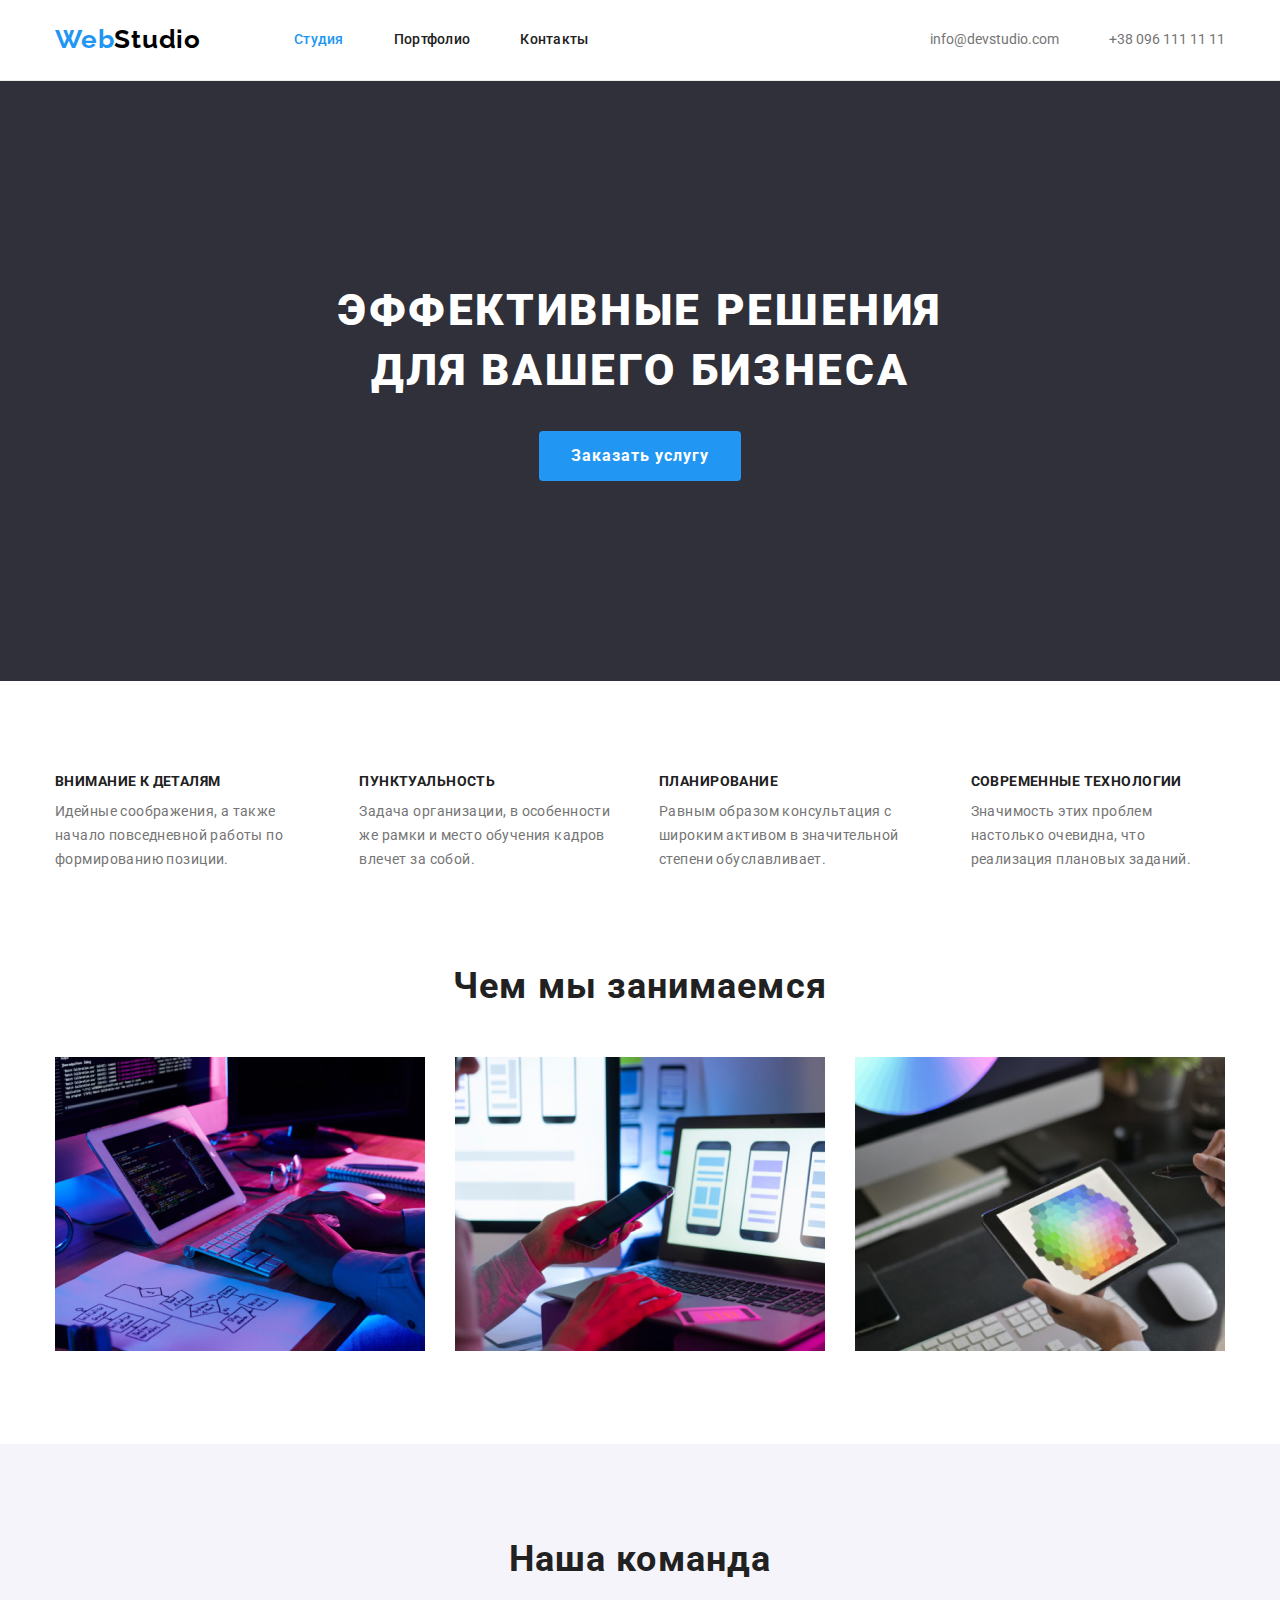
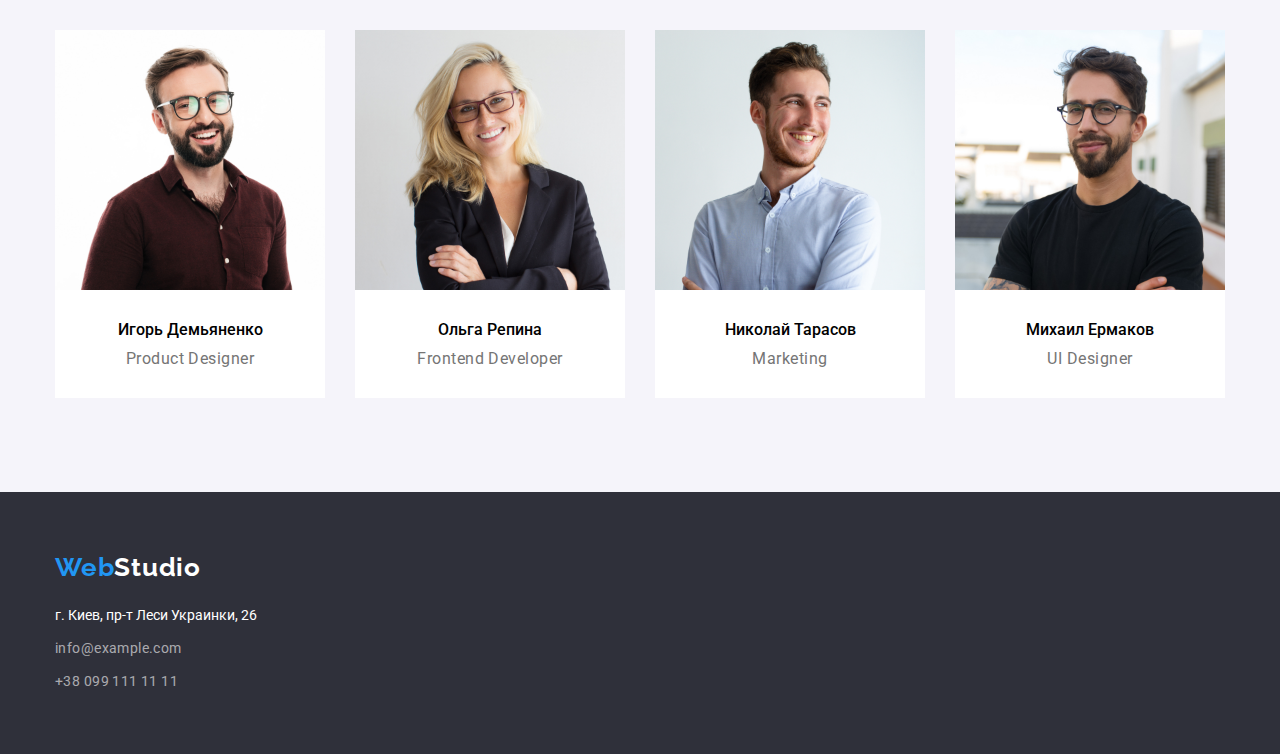
<file: index.html>
<!DOCTYPE html>
<html lang="ru">
  <head>
    <meta charset="UTF-8" />
    <meta name="viewport" content="width=device-width, initial-scale=1.0" />
    <title>Главная</title>
    <link rel="stylesheet" href="https://cdnjs.cloudflare.com/ajax/libs/modern-normalize/1.1.0/modern-normalize.min.css"/>
    <link rel="preconnect" href="https://fonts.googleapis.com" />
    <link rel="preconnect" href="https://fonts.gstatic.com" crossorigin />
    <link
      href="https://fonts.googleapis.com/css2?family=Raleway:wght@400;500;700&family=Roboto:wght@400;500;700;900&display=swap"
      rel="stylesheet"
    />
    <link rel="stylesheet" href="./css/styles.css" />
    <header class="h-border">
    <div class="container main-flex">
      <nav class="menu-flex">
        <a href="./index.html"
          ><spin class="logo-part1">Web</spin><spin class="logo-part2">Studio</spin></a
        >
        <ul class="main-menu-flex">
          <li class="mm-flex"><a href="./index.html" class="main-menu-m">Студия</a></li>
          <li class="mm-flex"><a href="./portfolio.html" class="main-menu">Портфолио</a></li>
          <li class="mm-flex"><a href="" class="main-menu">Контакты</a></li>
        </ul>
      </nav>
      <ul class="contact-flex">
        <li class="c-flex">
          <a href="mailto:info@devstudio.com" class="contact-menu">info@devstudio.com</a>
        </li>
        <li class="c-flex"><a href="tel:+380961111111" class="contact-menu">+38 096 111 11 11</a></li>
      </ul>
    </div>
    </header>

    <main>
      <!-- Герой -->
      <section class="hero-section">
        <div class="container hero">
        <h1 class="hero-header">ЭФФЕКТИВНЫЕ РЕШЕНИЯ<br />ДЛЯ ВАШЕГО БИЗНЕСА</h1>
        <button type="button" class="hero-button">Заказать услугу</button>
      </div>
      </section>

      <!-- Особенности -->
      <section class="mod section">
        <div class="container">
        <h2 class="visually-hidden">Особенности</h2>
        <ul class="features-flex">
          <li class="features-item">
            <h3 class="third-h">ВНИМАНИЕ К ДЕТАЛЯМ</h3>
            <p class="content-det">
              Идейные соображения, а также начало повседневной работы по формированию позиции.
            </p>
          </li>
          <li class="features-item">
            <h3 class="third-h">ПУНКТУАЛЬНОСТЬ</h3>
            <p class="content-det">
              Задача организации, в особенности же рамки и место обучения кадров влечет за собой.
            </p>
          </li>
          <li class="features-item">
            <h3 class="third-h">ПЛАНИРОВАНИЕ</h3>
            <p class="content-det">
              Равным образом консультация с широким активом в значительной степени обуславливает.
            </p>
          </li>
          <li class="features-item">
            <h3 class="third-h">СОВРЕМЕННЫЕ ТЕХНОЛОГИИ</h3>
            <p class="content-det">
              Значимость этих проблем настолько очевидна, что реализация плановых заданий.
            </p>
          </li>
        </ul>
      </div>
      </section>

      <!-- Чем мы занимаемся -->
      <section class="section">
        <div class="container">
        <h2 class="second-h">Чем мы занимаемся</h2>
        <ul class="wwd-flex">
          <li class="wwd-item">
            <img src="./img/what_1.jpg" alt="Клавиатура, планшет, монитор" width="370" />
          </li>
          <li class="wwd-item">
            <img
              src="./img/what_2.jpg"
              alt="Девушка держит телефон, сидит за ноутбуком"
              width="370"
            />
          </li>
          <li class="wwd-item">
            <img src="./img/what_3.jpg" alt="Цветовая палитра изображена в планшете" width="370" />
          </li>
        </ul>
        </div>
      </section>

      <!-- Наша команда -->
      <section class="team section">
        <div class="container">
        <h2 class="second-h">Наша команда</h2>
        <ul class="team-flex">
          <li class="team-item">
            <img src="./img/team_card_1.jpg" alt="Фото сотрудника" width="270" />
            <div class="content-item"><h3 class="team-header">Игорь Демьяненко</h3>
            <p class="team-content">Product Designer</p></div>
          </li>
          <li class="team-item">
            <img src="./img/team_card_2.jpg" alt="Фото сотрудника" width="270" />
            <div class="content-item"><h3 class="team-header">Ольга Репина</h3>
            <p class="team-content">Frontend Developer</p></div>
          </li>
          <li class="team-item">
            <img src="./img/team_card_3.jpg" alt="Фото сотрудника" width="270" />
            <div class="content-item"><h3 class="team-header">Николай Тарасов</h3>
            <p class="team-content">Marketing</p></div>
          </li>
          <li class="team-item">
            <img src="./img/team_card_4.jpg" alt="Фото сотрудника" width="270" />
            <div class="content-item"><h3 class="team-header">Михаил Ермаков</h3>
            <p class="team-content">UI Designer</p></div>
          </li>
        </ul>
        </div>
      </section>
    </main>

    <!-- Футер -->
    <footer class="footer">
      <div class="container">
      <a href="./index.html"
        ><spin class="logo-part1">Web</spin><spin class="footer-logo">Studio</spin></a
      >
      <address class="addsize">
        <ul>
          <li>
            <a href="https://goo.gl/maps/rjEGiiMSJk531g539" class="footer-menu" target="_blank"
              >г. Киев, пр-т Леси Украинки, 26</a
            >
          </li>
          <li class="add-item"><a href="mailto:info@example.com" class="footer-menu-more">info@example.com</a></li>
          <li class="add-item"><a href="tel:+380991111111" class="footer-menu-more">+38 099 111 11 11</a></li>
        </ul>
      </address>
      </div>
    </footer>
  </body>
</html>
</file>
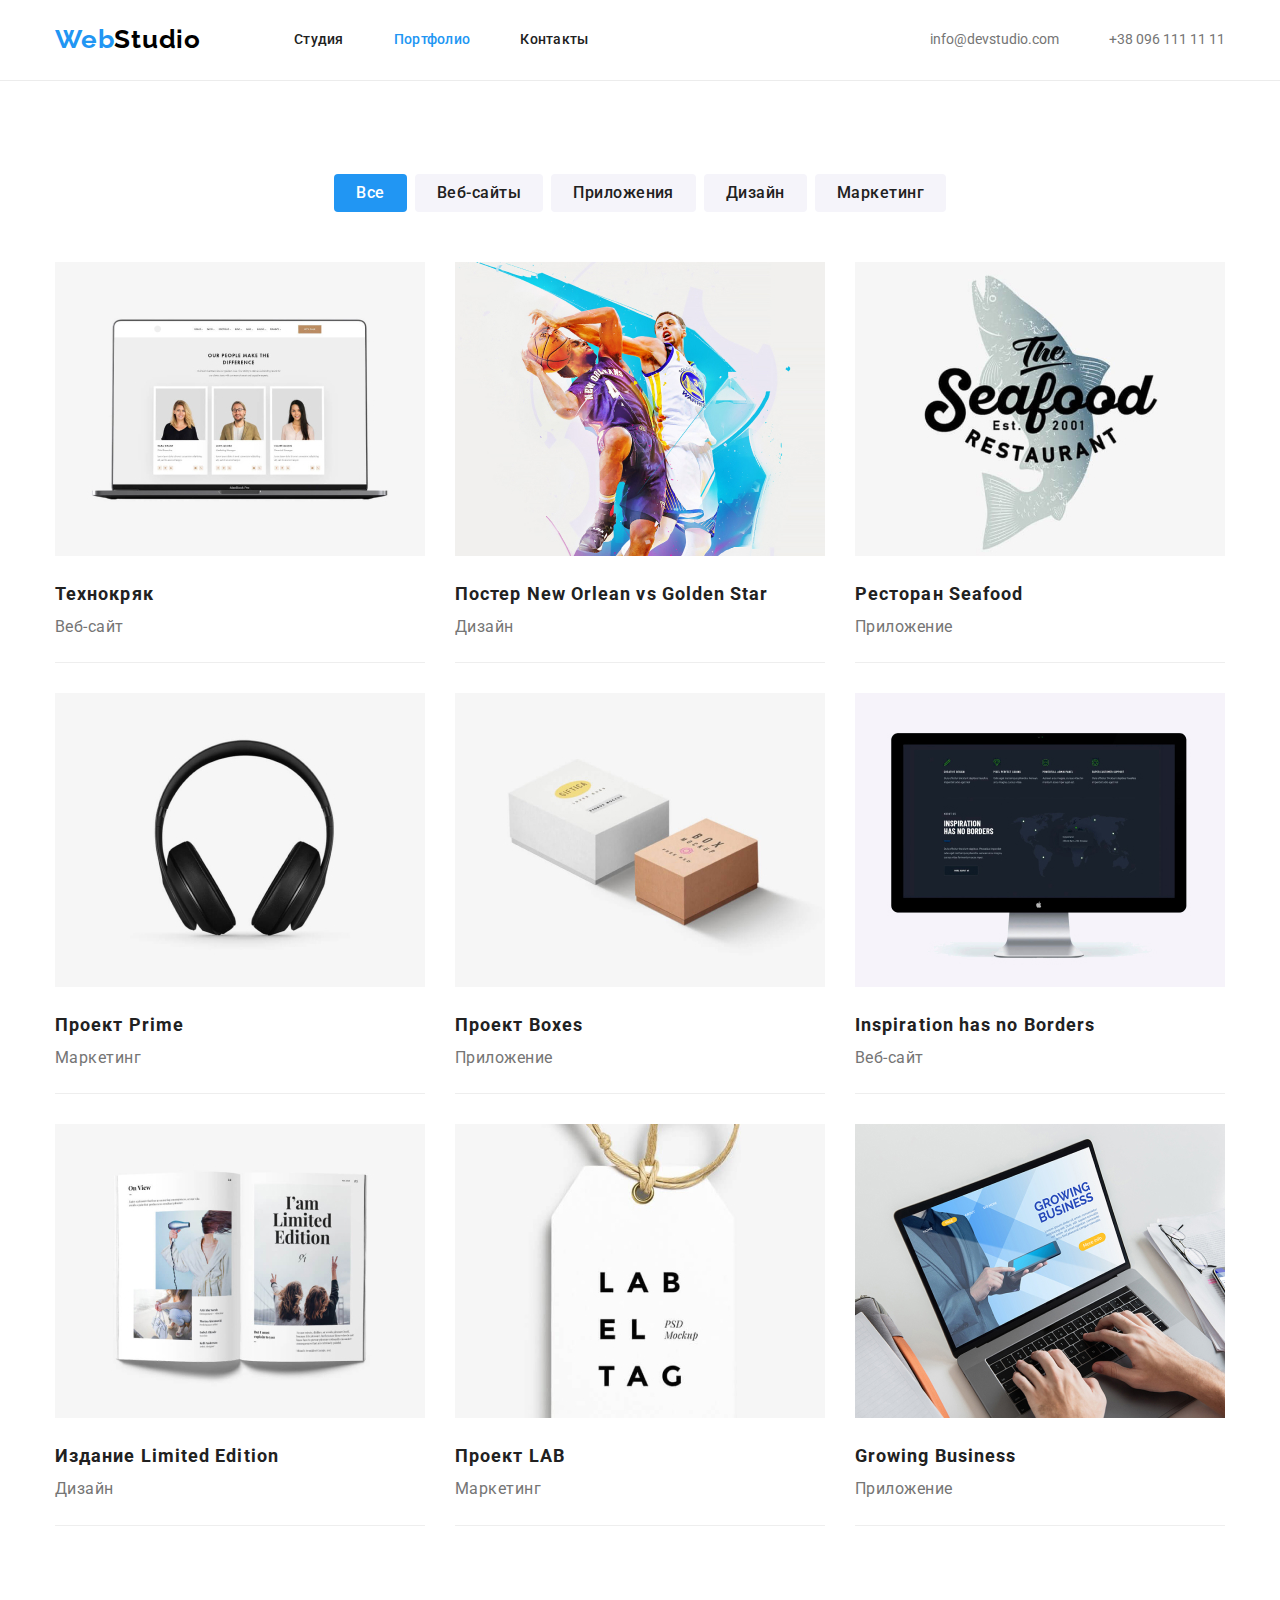
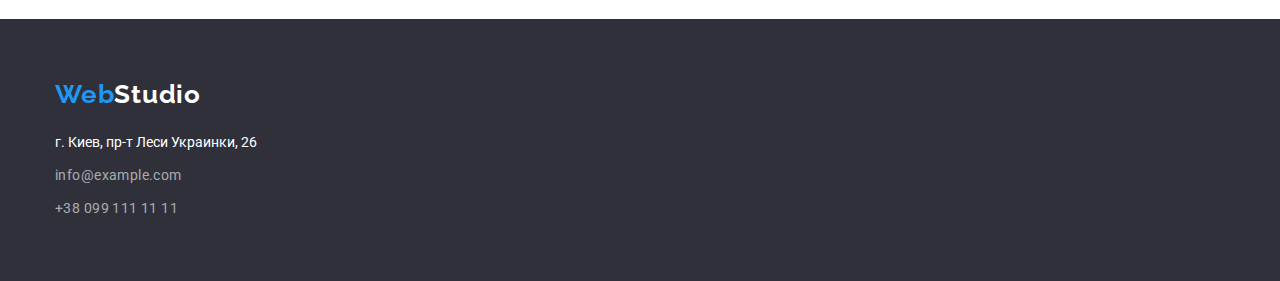
<file: portfolio.html>
<!DOCTYPE html>
<html lang="ru">
  <head>
    <meta charset="UTF-8" />
    <meta name="viewport" content="width=device-width, initial-scale=1.0" />
    <title>Портфолио</title>
    <link
      rel="stylesheet"
      href="https://cdnjs.cloudflare.com/ajax/libs/modern-normalize/1.1.0/modern-normalize.min.css"
    />
    <link rel="preconnect" href="https://fonts.googleapis.com" />
    <link rel="preconnect" href="https://fonts.gstatic.com" crossorigin />
    <link
      href="https://fonts.googleapis.com/css2?family=Raleway:wght@400;500;700&family=Roboto:wght@400;500;700;900&display=swap"
      rel="stylesheet"
    />
    <link rel="stylesheet" href="./css/styles.css" />
  </head>
  <body>
    <!-- Шапка сайта -->
    <header class="h-border">
      <div class="container main-flex">
        <nav class="menu-flex">
          <a href="./index.html"
            ><spin class="logo-part1">Web</spin><spin class="logo-part2">Studio</spin></a
          >
          <ul class="main-menu-flex">
            <li class="mm-flex"><a href="./index.html" class="main-menu">Студия</a></li>
            <li class="mm-flex"><a href="./portfolio.html" class="main-menu-m">Портфолио</a></li>
            <li class="mm-flex"><a href="" class="main-menu">Контакты</a></li>
          </ul>
        </nav>
        <ul class="contact-flex">
          <li class="c-flex">
            <a href="mailto:info@devstudio.com" class="contact-menu">info@devstudio.com</a>
          </li>
          <li class="c-flex">
            <a href="tel:+380961111111" class="contact-menu">+38 096 111 11 11</a>
          </li>
        </ul>
      </div>
    </header>
    <main>
      <!-- Герой -->
      <section class="section">
        <div class="container">
          <h1 class="visually-hidden">Портфолио</h1>
          <ul class="button-flex">
            <li class="button-item"><button type="button" class="port-btn-m">Все</button></li>
            <li class="button-item"><button type="button" class="port-btn">Веб-сайты</button></li>
            <li class="button-item"><button type="button" class="port-btn">Приложения</button></li>
            <li class="button-item"><button type="button" class="port-btn">Дизайн</button></li>
            <li class="button-item"><button type="button" class="port-btn">Маркетинг</button></li>
          </ul>
          <ul class="port-flex">
            <li class="port-item">
              <img src="./img/port1.jpg" alt="Ноутбук" width="370" />
              <div class="port-div">
                <h2 class="port-header">Технокряк</h2>
                <p class="port-content">Веб-сайт</p>
              </div>
            </li>
            <li class="port-item">
              <img src="./img/port2.jpg" alt="Баскетболисты" width="370" />
              <div class="port-div">
                <h2 class="port-header">Постер New Orlean vs Golden Star</h2>
                <p class="port-content">Дизайн</p>
              </div>
            </li>
            <li class="port-item">
              <img src="./img/port3.jpg" alt="Рыба" width="370" />
              <div class="port-div">
                <h2 class="port-header">Ресторан Seafood</h2>
                <p class="port-content">Приложение</p>
              </div>
            </li>
            <li class="port-item">
              <img src="./img/port4.jpg" alt="Наушники" width="370" />
              <div class="port-div">
                <h2 class="port-header">Проект Prime</h2>
                <p class="port-content">Маркетинг</p>
              </div>
            </li>
            <li class="port-item">
              <img src="./img/port5.jpg" alt="Коробки" width="370" />
              <div class="port-div">
                <h2 class="port-header">Проект Boxes</h2>
                <p class="port-content">Приложение</p>
              </div>
            </li>
            <li class="port-item">
              <img src="./img/port6.jpg" alt="Монитор" width="370" />
              <div class="port-div">
                <h2 class="port-header">Inspiration has no Borders</h2>
                <p class="port-content">Веб-сайт</p>
              </div>
            </li>
            <li class="port-item">
              <img src="./img/port7.jpg" alt="Книга" width="370" />
              <div class="port-div">
                <h2 class="port-header">Издание Limited Edition</h2>
                <p class="port-content">Дизайн</p>
              </div>
            </li>
            <li class="port-item">
              <img src="./img/port8.jpg" alt="Бирка" width="370" />
              <div class="port-div">
                <h2 class="port-header">Проект LAB</h2>
                <p class="port-content">Маркетинг</p>
              </div>
            </li>
            <li class="port-item">
              <img src="./img/port9.jpg" alt="Ноутбук" width="370" />
              <div class="port-div">
                <h2 class="port-header">Growing Business</h2>
                <p class="port-content">Приложение</p>
              </div>
            </li>
          </ul>
        </div>
      </section>
    </main>

    <!-- Футер -->
    <footer class="footer">
      <div class="container">
        <a href="./index.html"
          ><spin class="logo-part1">Web</spin><spin class="footer-logo">Studio</spin></a
        >
        <address class="addsize">
          <ul>
            <li>
              <a href="https://goo.gl/maps/rjEGiiMSJk531g539" class="footer-menu" target="_blank"
                >г. Киев, пр-т Леси Украинки, 26</a
              >
            </li>
            <li class="add-item">
              <a href="mailto:info@example.com" class="footer-menu-more">info@example.com</a>
            </li>
            <li class="add-item">
              <a href="tel:+380991111111" class="footer-menu-more">+38 099 111 11 11</a>
            </li>
          </ul>
        </address>
      </div>
    </footer>
  </body>
</html>
</file>
<file: css/styles.css>
:root {
  --lg-color: #2196f3;
  --menu-color: #212121;
  --dark-background: #2f303a;
  --content-color: #757575;
}
img {
  display: block;
  margin: auto;
  width: 100%;
}
a {
  text-decoration: none; /* Отменяем подчеркивание у ссылки */
}
ul {
  margin: 0; /* Отступ слева в браузере IE и Opera */
  padding-left: 0;
}
li {
  list-style-type: none; /* Убираем маркеры */
}
address {
  font-style: normal;
}
h1,
h2,
h3,
p {
  margin: 0;
}
body {
  font-family: 'Roboto', sans-serif;
  font-size: 14px;
  line-height: 1.71;
}
.container {
  margin-left: auto;
  margin-right: auto;
  width: 1200px;
  padding-left: 15px;
  padding-right: 15px;
  /* outline: 2px solid #2196f3; */
}
.h-border {
  border-bottom: 1px solid #ececec;
}
.hero-header {
  font-weight: 900;
  font-size: 44px;
  line-height: 1.36;
  text-align: center;
  letter-spacing: 0.06em;
  color: #ffffff;
}
.second-h {
  font-weight: 700;
  font-size: 36px;
  line-height: 1.17;
  text-align: center;
  letter-spacing: 0.03em;

  color: var(--menu-color);
}
.third-h {
  font-weight: 700;
  font-size: 14px;
  line-height: 1.14;
  letter-spacing: 0.03em;
  color: var(--menu-color);
}

.logo-part1,
.logo-part2,
.footer-logo {
  font-family: 'Raleway', sans-serif;
  font-weight: 700;
  font-size: 26px;
  line-height: 1.19;
  letter-spacing: 0.03em;
}
.logo-part1 {
  color: var(--lg-color);
}
.logo-part2 {
  color: #000000;
}
.footer-logo {
  color: #ffffff;
}
.container.main-flex {
  display: flex;
  min-height: 80px;
}
.menu-flex {
  display: flex;
  align-items: center;
}
.main-menu-flex {
  display: flex;
  margin-left: 93px;
}
.mm-flex {
  margin-right: 50px;
}
.mm-flex:last-child {
  margin-right: 0;
}
.main-menu {
  font-weight: 500;
  line-height: 1.14;
  letter-spacing: 0.02em;
  color: var(--menu-color);
}
.main-menu-m {
  font-weight: 500;
  line-height: 1.14;
  letter-spacing: 0.02em;
  color: var(--lg-color);
}
.contact-flex {
  display: flex;
  align-items: center;
  margin-left: auto;
}
.c-flex {
  margin-right: 50px;
}
.c-flex:last-child {
  margin-right: 0;
}
.contact-menu {
  color: var(--content-color);
}
.main-menu:focus,
.contact-menu:focus {
  color: var(--lg-color);
}
.main-menu:hover,
.contact-menu:hover {
  color: var(--lg-color);
}
.main-menu:active,
.contact-menu:active {
  color: var(--lg-color);
}
.section {
  padding-top: 93px;
  padding-bottom: 93px;
}
.hero-section {
  background-color: var(--dark-background);
  padding-top: 200px;
  padding-bottom: 200px;
}
.container.hero {
  text-align: center;
}
.hero-button {
  margin-top: 30px;
  font-family: inherit;
  font-weight: 700;
  font-size: 16px;
  line-height: 1.9;
  text-align: center;
  letter-spacing: 0.06em;
  color: #ffffff;
  padding: 10px 32px 10px 32px;
  background-color: var(--lg-color);
  border: none;
  border-radius: 4px;
  cursor: pointer;
}
.mod {
  padding-bottom: 0;
}
.features-flex {
  display: flex;
}
.features-item {
  margin-right: 30px;
}
.features-item:last-child {
  margin-right: 0;
}
.content-det {
  margin-top: 10px;
  font-size: 14px;
  line-height: 1.71;
  letter-spacing: 0.03em;
  color: var(--content-color);
}

.wwd-flex {
  display: flex;
  margin-top: 50px;
}
.wwd-item {
  margin-right: 30px;
}
.wwd-item:last-child {
  margin-right: 0;
}
.team {
  background-color: #f5f4fa;
  padding-top: 94px;
  padding-bottom: 94px;
  margin-bottom: 0;
}
.team-flex {
  display: flex;
  margin-top: 50px;
}
.team-item {
  background-color: #ffffff;
  margin-right: 30px;
}
.team-item:last-child {
  margin-right: 0;
}
.team-header {
  font-weight: 500;
  font-size: 16px;
  line-height: 1.19;
  text-align: center;
}
.content-item {
  padding-top: 30px;
  padding-bottom: 30px;
}
.team-content {
  margin-top: 10px;
  font-size: 16px;
  line-height: 1.19;
  text-align: center;
  letter-spacing: 0.03em;
  color: var(--content-color);
}
.footer {
  background-color: var(--dark-background);
  padding-top: 60px;
  padding-bottom: 60px;
}
.addsize {
  margin: 20px 0 0 0;
}
.footer-menu {
  color: #ffffff;
}
.footer-menu-more {
  letter-spacing: 0.03em;
  color: rgba(255, 255, 255, 0.6);
}
.add-item {
  margin-top: 9px;
}
.visually-hidden {
  position: absolute;
  white-space: nowrap;
  width: 1px;
  height: 1px;
  overflow: hidden;
  border: 0;
  padding: 0;
  clip: rect(0 0 0 0);
  clip-path: inset(50%);
  margin: -1px;
}

/* Стили для страницы Портфолио */

.button-flex {
  display: flex;
  justify-content: center;
}
.button-item {
  margin-right: 8px;
}
.button-item:last-child {
  margin-right: 0;
}
.port-btn {
  font-family: inherit;
  padding: 6px 22px;
  font-weight: 500;
  font-size: 16px;
  line-height: 1.6;
  text-align: center;
  letter-spacing: 0.03em;
  color: var(--menu-color);
  background-color: #f5f4fa;
  border: none;
  border-radius: 4px;
  cursor: pointer;
}
.port-btn-m {
  font-family: inherit;
  padding: 6px 22px;
  min-width: 73px;
  font-weight: 500;
  font-size: 16px;
  line-height: 1.6;
  text-align: center;
  letter-spacing: 0.03em;
  color: #ffffff;
  background-color: var(--lg-color);
  border: none;
  border-radius: 4px;
  cursor: pointer;
}
.port-btn:hover {
  color: #ffffff;
  background-color: var(--lg-color);
}
.port-btn:focus {
  color: #ffffff;
  background-color: var(--lg-color);
}
.port-btn:active {
  color: #ffffff;
  background-color: var(--lg-color);
}
.port-flex {
  display: flex;
  flex-wrap: wrap;
  margin-top: 50px;
}
.port-item {
  margin-bottom: 30px;
  margin-right: 30px;
  border-bottom: 1px solid #eeeeee;
}
.port-item:nth-child(3n) {
  margin-right: 0;
}
.port-item:nth-last-child(-n + 3) {
  margin-bottom: 0;
}
.port-header {
  font-weight: 700;
  font-size: 18px;
  line-height: 2;
  letter-spacing: 0.06em;
  color: var(--menu-color);
}
.port-content {
  font-size: 16px;
  line-height: 1.9;
  letter-spacing: 0.03em;
  color: var(--content-color);
}
.port-div {
  padding-top: 20px;
  padding-bottom: 20px;
}
</file>
